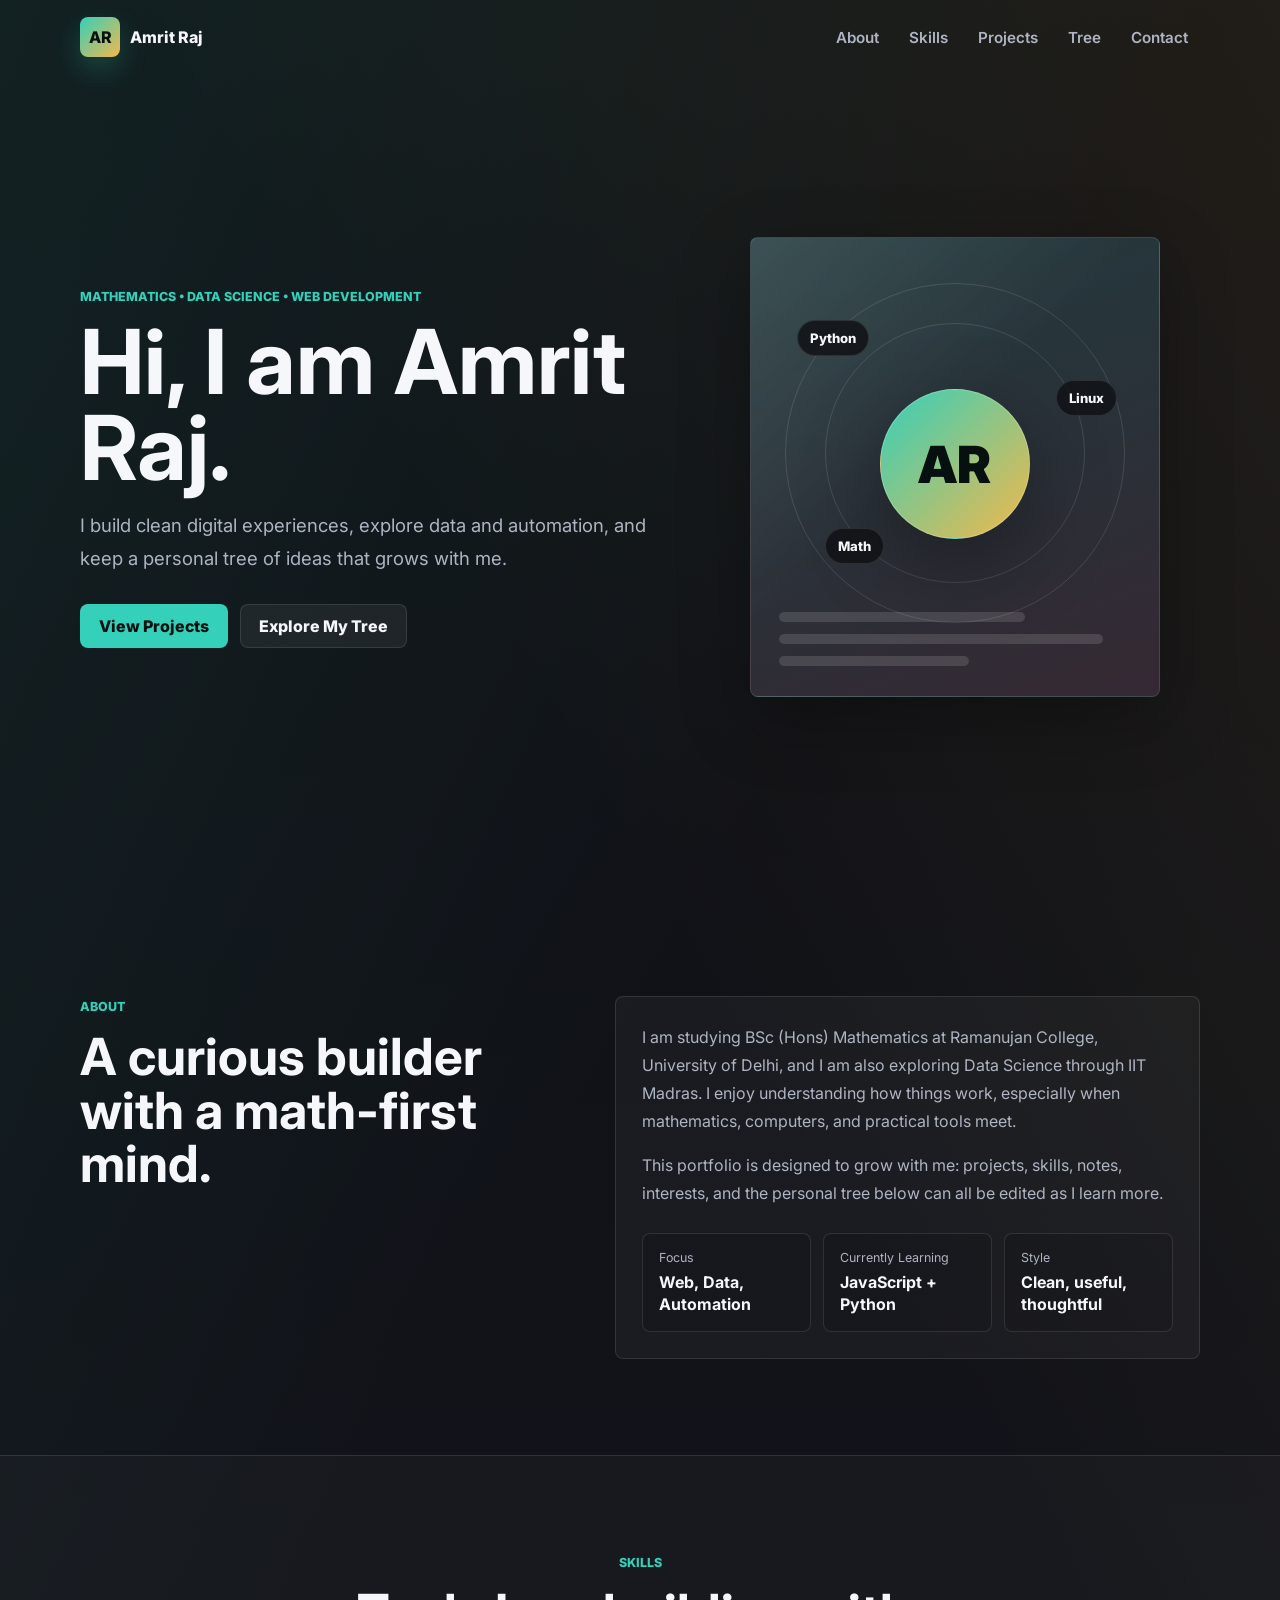
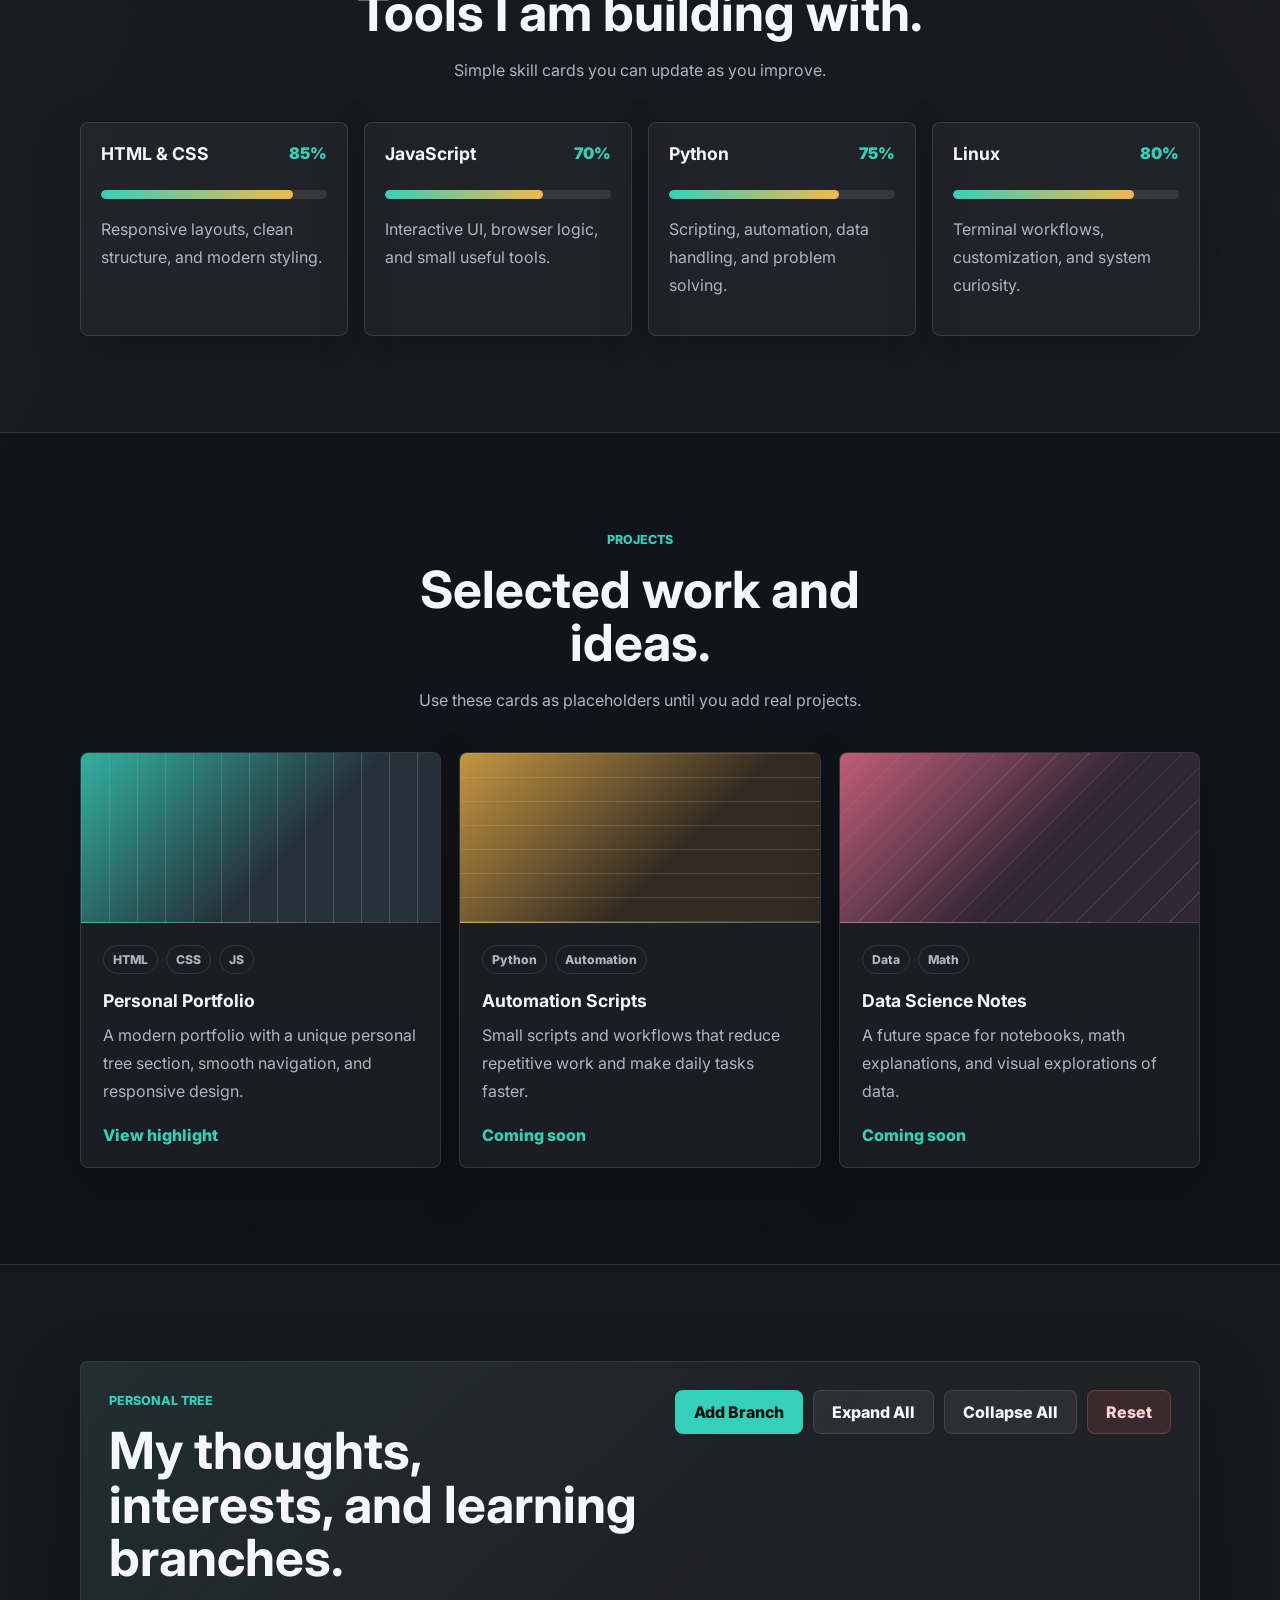
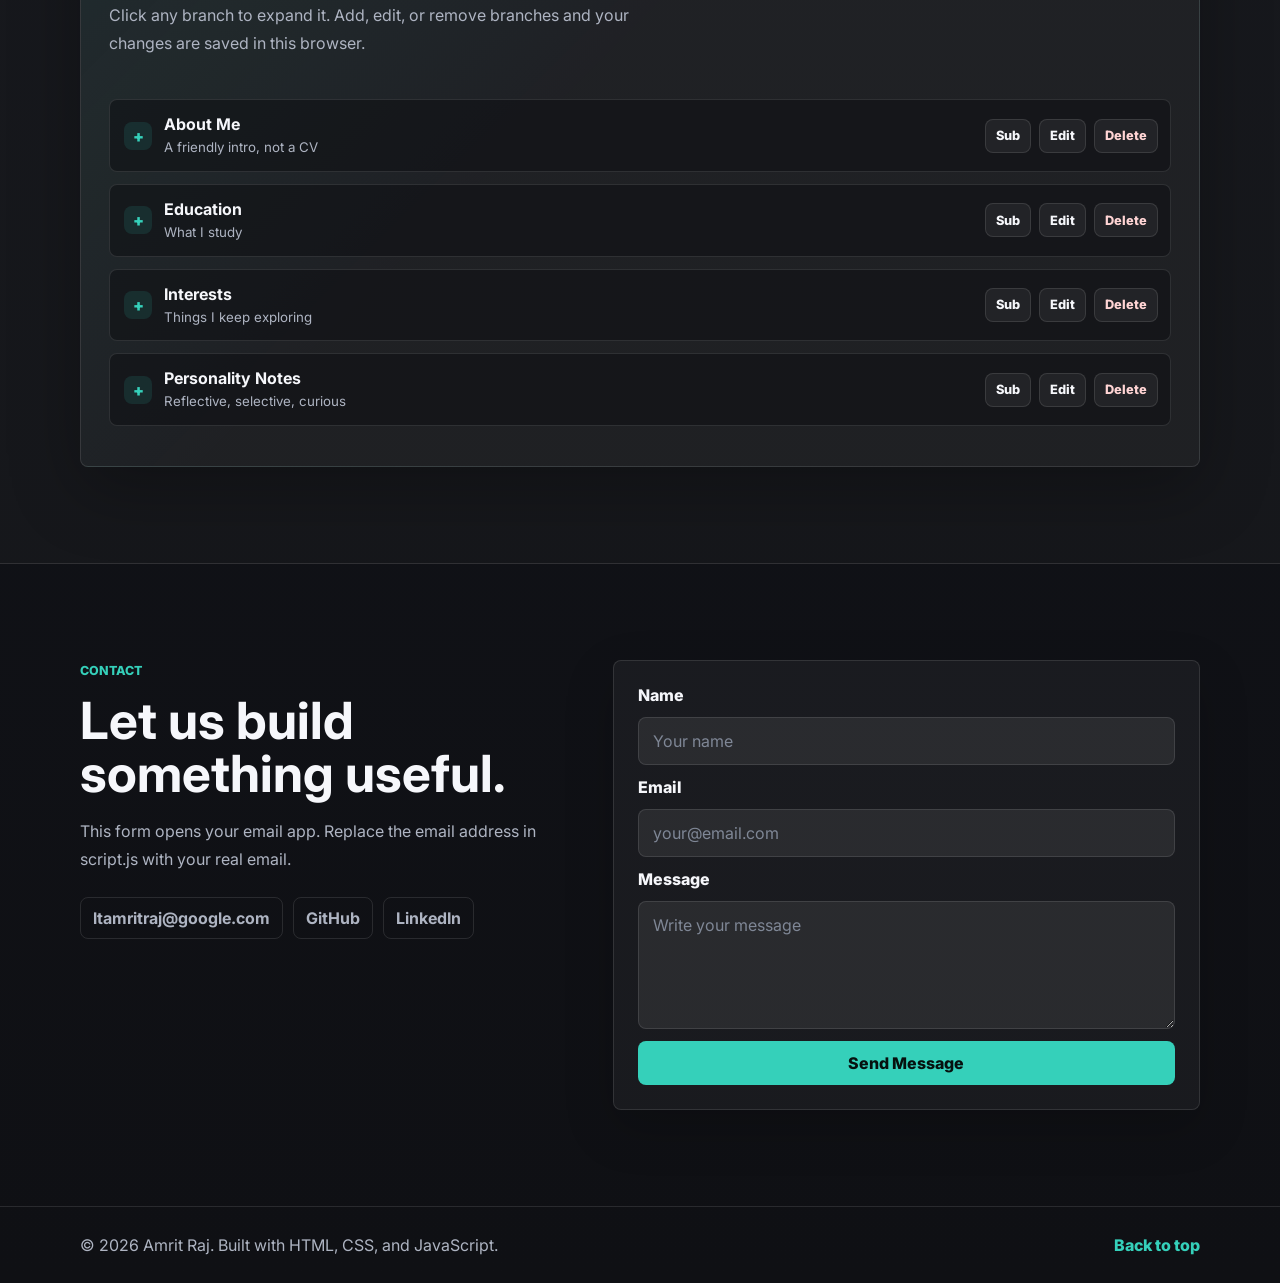
<file: index.html>
<!doctype html>
<html lang="en">
<head>
  <!-- Basic browser setup -->
  <meta charset="utf-8" />
  <meta name="viewport" content="width=device-width, initial-scale=1" />

  <!--
    EDIT THIS TITLE:
    This is what appears in the browser tab and Google search previews.
  -->
  <title>Amrit Raj | Developer Portfolio</title>

  <!-- Google Font: change the family here if you want a different look. -->
  <link rel="preconnect" href="https://fonts.googleapis.com" />
  <link rel="preconnect" href="https://fonts.gstatic.com" crossorigin />
  <link href="https://fonts.googleapis.com/css2?family=Inter:wght@400;500;600;700;800&display=swap" rel="stylesheet" />

  <!-- Main stylesheet for the full website. -->
  <link rel="stylesheet" href="styles.css" />
</head>
<body>
  <!-- This link appears when keyboard users press Tab. -->
  <a class="skip-link" href="#main">Skip to content</a>

  <!--
    Fixed navbar:
    EDIT THE LINKS if you add/remove sections below.
  -->
  <header class="site-header" id="siteHeader">
    <nav class="navbar container" aria-label="Primary navigation">
      <!-- EDIT THIS TEXT TO CHANGE YOUR LOGO/INITIALS -->
      <a class="brand" href="#hero" aria-label="Go to home">
        <span class="brand-mark">AR</span>
        <span class="brand-name">Amrit Raj</span>
      </a>

      <!-- Hamburger button for mobile screens. JavaScript opens/closes the menu. -->
      <button class="menu-toggle" id="menuToggle" type="button" aria-label="Open menu" aria-expanded="false">
        <span></span>
        <span></span>
        <span></span>
      </button>

      <div class="nav-links" id="navLinks">
        <a href="#about">About</a>
        <a href="#skills">Skills</a>
        <a href="#projects">Projects</a>
        <a href="#tree">Tree</a>
        <a href="#contact">Contact</a>
      </div>
    </nav>
  </header>

  <main id="main">
    <!--
      HERO SECTION:
      EDIT THIS SECTION to change your headline, tagline, and buttons.
    -->
    <section class="hero section" id="hero">
      <div class="container hero-grid">
        <div class="hero-copy reveal">
          <p class="eyebrow">Mathematics &bull; Data Science &bull; Web Development</p>

          <!-- EDIT THIS TEXT TO CHANGE YOUR NAME -->
          <h1>Hi, I am Amrit Raj.</h1>

          <!-- EDIT THIS TAGLINE to match your current goals. -->
          <p class="hero-text">
            I build clean digital experiences, explore data and automation, and keep a personal tree of ideas that grows with me.
          </p>

          <div class="hero-actions">
            <a class="btn btn-primary" href="#projects">View Projects</a>
            <a class="btn btn-secondary" href="#tree">Explore My Tree</a>
          </div>
        </div>

        <!-- Visual hero block: replace the initials/photo area later if you have a real profile image. -->
        <div class="hero-visual reveal" aria-label="Portfolio visual">
          <div class="profile-card">
            <!-- EDIT THIS TEXT TO CHANGE INITIALS -->
            <div class="profile-avatar">AR</div>
            <div class="profile-lines">
              <span></span>
              <span></span>
              <span></span>
            </div>
            <div class="orbit orbit-one"></div>
            <div class="orbit orbit-two"></div>
            <div class="tech-pill pill-one">Python</div>
            <div class="tech-pill pill-two">Linux</div>
            <div class="tech-pill pill-three">Math</div>
          </div>
        </div>
      </div>
    </section>

    <!--
      ABOUT SECTION:
      EDIT THIS TEXT to make the introduction more personal.
    -->
    <section class="section" id="about">
      <div class="container split-section">
        <div class="section-heading reveal">
          <p class="eyebrow">About</p>
          <h2>A curious builder with a math-first mind.</h2>
        </div>

        <div class="about-content reveal">
          <p>
            I am studying BSc (Hons) Mathematics at Ramanujan College, University of Delhi, and I am also exploring Data Science through IIT Madras. I enjoy understanding how things work, especially when mathematics, computers, and practical tools meet.
          </p>
          <p>
            This portfolio is designed to grow with me: projects, skills, notes, interests, and the personal tree below can all be edited as I learn more.
          </p>

          <!-- EDIT THESE QUICK FACTS -->
          <div class="quick-facts">
            <div>
              <span>Focus</span>
              <strong>Web, Data, Automation</strong>
            </div>
            <div>
              <span>Currently Learning</span>
              <strong>JavaScript + Python</strong>
            </div>
            <div>
              <span>Style</span>
              <strong>Clean, useful, thoughtful</strong>
            </div>
          </div>
        </div>
      </div>
    </section>

    <!--
      SKILLS SECTION:
      EDIT percentages and labels in these skill cards.
    -->
    <section class="section alt-section" id="skills">
      <div class="container">
        <div class="section-heading centered reveal">
          <p class="eyebrow">Skills</p>
          <h2>Tools I am building with.</h2>
          <p>Simple skill cards you can update as you improve.</p>
        </div>

        <div class="skills-grid">
          <!-- EDIT THIS SKILL CARD -->
          <article class="skill-card reveal">
            <div class="skill-top">
              <h3>HTML & CSS</h3>
              <span>85%</span>
            </div>
            <div class="progress" aria-label="HTML and CSS skill level">
              <span style="width: 85%"></span>
            </div>
            <p>Responsive layouts, clean structure, and modern styling.</p>
          </article>

          <!-- EDIT THIS SKILL CARD -->
          <article class="skill-card reveal">
            <div class="skill-top">
              <h3>JavaScript</h3>
              <span>70%</span>
            </div>
            <div class="progress" aria-label="JavaScript skill level">
              <span style="width: 70%"></span>
            </div>
            <p>Interactive UI, browser logic, and small useful tools.</p>
          </article>

          <!-- EDIT THIS SKILL CARD -->
          <article class="skill-card reveal">
            <div class="skill-top">
              <h3>Python</h3>
              <span>75%</span>
            </div>
            <div class="progress" aria-label="Python skill level">
              <span style="width: 75%"></span>
            </div>
            <p>Scripting, automation, data handling, and problem solving.</p>
          </article>

          <!-- EDIT THIS SKILL CARD -->
          <article class="skill-card reveal">
            <div class="skill-top">
              <h3>Linux</h3>
              <span>80%</span>
            </div>
            <div class="progress" aria-label="Linux skill level">
              <span style="width: 80%"></span>
            </div>
            <p>Terminal workflows, customization, and system curiosity.</p>
          </article>
        </div>
      </div>
    </section>

    <!--
      PROJECTS SECTION:
      Copy one project card and paste it again to add more projects later.
    -->
    <section class="section" id="projects">
      <div class="container">
        <div class="section-heading centered reveal">
          <p class="eyebrow">Projects</p>
          <h2>Selected work and ideas.</h2>
          <p>Use these cards as placeholders until you add real projects.</p>
        </div>

        <div class="projects-grid">
          <!-- ADD YOUR PROJECT HERE -->
          <article class="project-card reveal">
            <div class="project-media media-one"></div>
            <div class="project-body">
              <div class="project-tags">
                <span>HTML</span>
                <span>CSS</span>
                <span>JS</span>
              </div>
              <h3>Personal Portfolio</h3>
              <p>A modern portfolio with a unique personal tree section, smooth navigation, and responsive design.</p>
              <!-- EDIT THIS LINK when you have a live project URL. -->
              <a href="#tree">View highlight</a>
            </div>
          </article>

          <!-- ADD YOUR PROJECT HERE -->
          <article class="project-card reveal">
            <div class="project-media media-two"></div>
            <div class="project-body">
              <div class="project-tags">
                <span>Python</span>
                <span>Automation</span>
              </div>
              <h3>Automation Scripts</h3>
              <p>Small scripts and workflows that reduce repetitive work and make daily tasks faster.</p>
              <!-- Replace # with your GitHub/project link. -->
              <a href="#contact">Coming soon</a>
            </div>
          </article>

          <!-- ADD YOUR PROJECT HERE -->
          <article class="project-card reveal">
            <div class="project-media media-three"></div>
            <div class="project-body">
              <div class="project-tags">
                <span>Data</span>
                <span>Math</span>
              </div>
              <h3>Data Science Notes</h3>
              <p>A future space for notebooks, math explanations, and visual explorations of data.</p>
              <!-- Replace # with your GitHub/project link. -->
              <a href="#contact">Coming soon</a>
            </div>
          </article>
        </div>
      </div>
    </section>

    <!--
      PERSONAL TREE SECTION:
      This keeps your original idea and makes it the unique highlight of the portfolio.
      The tree content is created in script.js so it can be edited, added, deleted, and saved.
    -->
    <section class="section alt-section" id="tree">
      <div class="container">
        <div class="tree-shell reveal">
          <div class="tree-header">
            <div>
              <p class="eyebrow">Personal Tree</p>
              <h2>My thoughts, interests, and learning branches.</h2>
              <p>
                Click any branch to expand it. Add, edit, or remove branches and your changes are saved in this browser.
              </p>
            </div>

            <!-- Tree controls are connected in script.js. -->
            <div class="tree-controls" aria-label="Tree controls">
              <button class="btn btn-primary" id="addRoot" type="button">Add Branch</button>
              <button class="btn btn-secondary" id="expandAll" type="button">Expand All</button>
              <button class="btn btn-secondary" id="collapseAll" type="button">Collapse All</button>
              <button class="btn btn-danger" id="resetBtn" type="button">Reset</button>
            </div>
          </div>

          <!-- JavaScript renders the tree branches inside this list. -->
          <ul class="tree-list" id="treeRoot" aria-label="Personal tree"></ul>
        </div>
      </div>
    </section>

    <!--
      CONTACT SECTION:
      EDIT email, GitHub, LinkedIn, and social links here.
    -->
    <section class="section" id="contact">
      <div class="container contact-grid">
        <div class="section-heading reveal">
          <p class="eyebrow">Contact</p>
          <h2>Let us build something useful.</h2>
          <p>
            This form opens your email app. Replace the email address in script.js with your real email.
          </p>

          <div class="contact-links">
            <!-- EDIT THESE LINKS -->
            <a href="mailto:ltamritraj@google.com">ltamritraj@google.com</a>
            <a href="https://github.com/ltraj/amritraj-website.git" target="_blank" rel="noreferrer">GitHub</a>
            <a href="https://www.linkedin.com/" target="_blank" rel="noreferrer">LinkedIn</a>
          </div>
        </div>

        <!-- Simple form: JavaScript turns this into a mailto email. -->
        <form class="contact-form reveal" id="contactForm">
          <label for="name">Name</label>
          <input id="name" name="name" type="text" placeholder="Your name" required />

          <label for="email">Email</label>
          <input id="email" name="email" type="email" placeholder="your@email.com" required />

          <label for="message">Message</label>
          <textarea id="message" name="message" rows="5" placeholder="Write your message" required></textarea>

          <button class="btn btn-primary" type="submit">Send Message</button>
        </form>
      </div>
    </section>
  </main>

  <!--
    FOOTER:
    EDIT the name/year if needed.
  -->
  <footer class="footer">
    <div class="container footer-inner">
      <p>&copy; 2026 Amrit Raj. Built with HTML, CSS, and JavaScript.</p>
      <a href="#hero">Back to top</a>
    </div>
  </footer>

  <!--
    Tree node template:
    JavaScript clones this hidden structure for every branch.
    You usually do not need to edit this unless you want different buttons/layout.
  -->
  <template id="nodeTpl">
    <li class="tree-node">
      <div class="node-card">
        <button class="node-toggle" data-action="toggle" type="button" aria-expanded="false">
          <span class="toggle-icon">+</span>
          <span class="node-text">
            <strong data-role="title">Branch title</strong>
            <small data-role="short"></small>
          </span>
        </button>

        <div class="node-actions">
          <button class="mini-btn" data-action="add" type="button">Sub</button>
          <button class="mini-btn" data-action="edit" type="button">Edit</button>
          <button class="mini-btn danger" data-action="delete" type="button">Delete</button>
        </div>
      </div>

      <div class="node-panel">
        <div class="node-panel-inner">
          <div class="node-content" data-role="content"></div>
          <ul class="children-list" data-role="children"></ul>
        </div>
      </div>
    </li>
  </template>

  <!-- Main JavaScript for navigation, animation, contact form, and tree logic. -->
  <script src="script.js"></script>
</body>
</html>
</file>
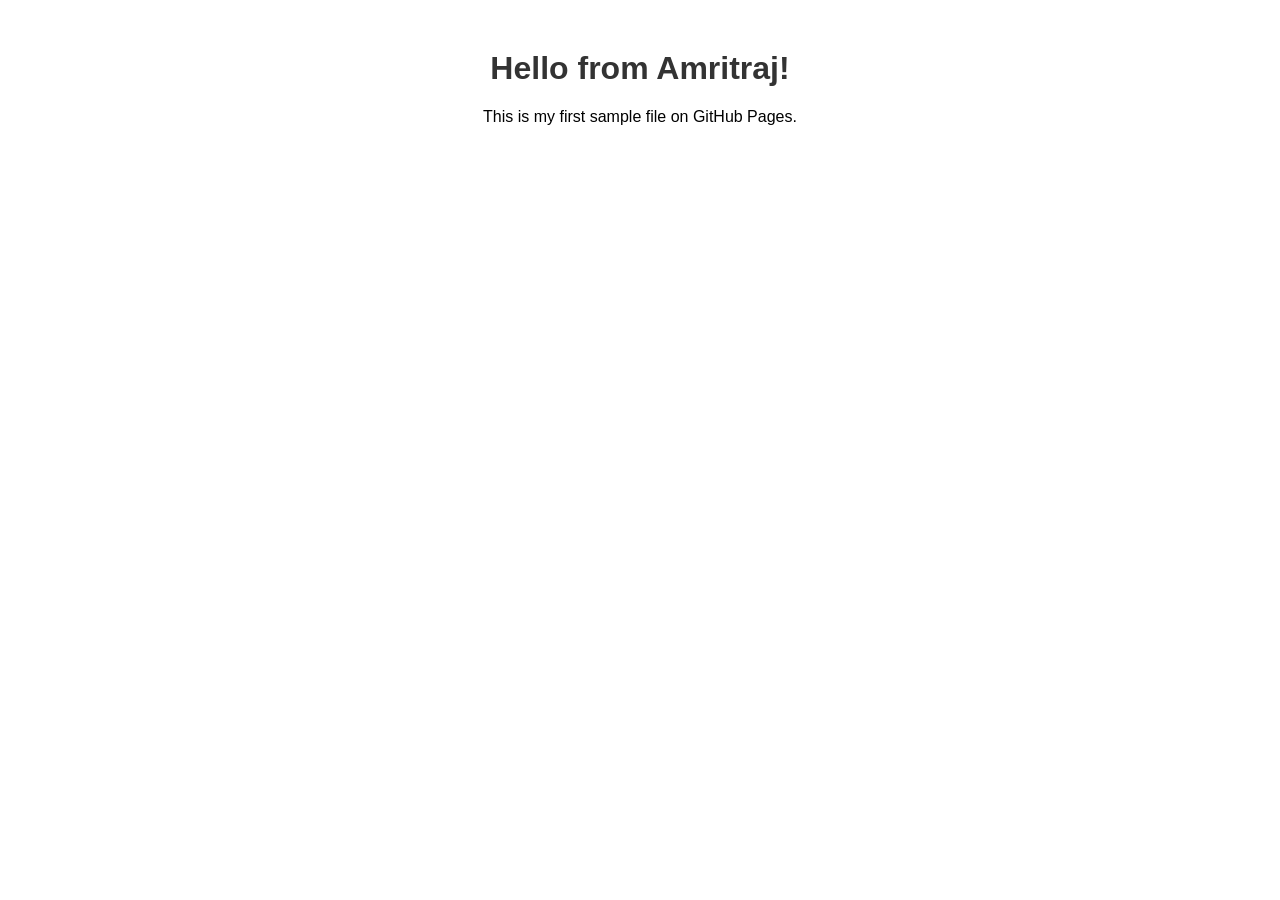
<file: sample.html>
<!DOCTYPE html>
<html lang="en">
<head>
  <meta charset="UTF-8">
  <title>Sample Page</title>
  <style>
    body { font-family: Arial; text-align: center; margin-top: 50px; }
    h1 { color: #333; }
  </style>
</head>
<body>
  <h1>Hello from Amritraj!</h1>
  <p>This is my first sample file on GitHub Pages.</p>
</body>
</html>
</file>
<file: styles.css>
/* =========================================================
   GLOBAL DESIGN SETTINGS
   Edit these colors once to change the whole website theme.
   ========================================================= */
:root {
  --bg: #0f1014;
  --bg-soft: #17181f;
  --surface: #1d2028;
  --surface-light: #252a34;
  --text: #f6f7fb;
  --muted: #aeb4c2;
  --line: rgba(255, 255, 255, 0.11);
  --accent: #35d0ba;
  --accent-strong: #20b7a1;
  --gold: #f2b84b;
  --rose: #ef6f8f;
  --danger: #ff6b6b;
  --shadow: 0 22px 70px rgba(0, 0, 0, 0.28);
  --radius: 8px;
  --container: 1120px;
}

/* Makes scrolling feel smooth when clicking navbar links. */
html {
  scroll-behavior: smooth;
  overflow-x: hidden;
}

/* Basic body styling. */
body {
  margin: 0;
  font-family: "Inter", system-ui, -apple-system, BlinkMacSystemFont, "Segoe UI", sans-serif;
  background:
    linear-gradient(120deg, rgba(53, 208, 186, 0.09), transparent 32%),
    linear-gradient(240deg, rgba(242, 184, 75, 0.08), transparent 30%),
    linear-gradient(180deg, #0f1014 0%, #12141b 45%, #0f1014 100%);
  color: var(--text);
  overflow-x: hidden;
}

/* Keeps width consistent across sections. */
.container {
  width: min(var(--container), calc(100% - 40px));
  margin: 0 auto;
}

main,
section {
  max-width: 100%;
  overflow-x: hidden;
}

/* Better default sizing for every element. */
* {
  box-sizing: border-box;
}

/* Removes default link color and keeps transitions consistent. */
a {
  color: inherit;
  text-decoration: none;
}

/* Keeps images/media responsive if you add any later. */
img,
svg {
  display: block;
  max-width: 100%;
}

/* Accessible keyboard focus style. */
:focus-visible {
  outline: 3px solid rgba(53, 208, 186, 0.55);
  outline-offset: 3px;
}

/* Screen-reader and keyboard shortcut to jump past the navbar. */
.skip-link {
  position: fixed;
  left: 16px;
  top: -60px;
  z-index: 1000;
  padding: 10px 14px;
  background: var(--accent);
  color: #07110f;
  border-radius: var(--radius);
  font-weight: 700;
  transition: top 0.2s ease;
}

.skip-link:focus {
  top: 16px;
}

/* =========================================================
   NAVBAR
   ========================================================= */
.site-header {
  position: fixed;
  top: 0;
  left: 0;
  right: 0;
  z-index: 100;
  border-bottom: 1px solid transparent;
  transition: background 0.25s ease, border-color 0.25s ease, box-shadow 0.25s ease;
}

/* JavaScript adds this class after the page scrolls. */
.site-header.scrolled {
  background: rgba(15, 16, 20, 0.86);
  border-color: var(--line);
  box-shadow: 0 12px 36px rgba(0, 0, 0, 0.22);
  backdrop-filter: blur(16px);
}

.navbar {
  min-height: 74px;
  display: flex;
  align-items: center;
  justify-content: space-between;
  gap: 20px;
}

.brand {
  display: inline-flex;
  align-items: center;
  gap: 10px;
  font-weight: 800;
}

.brand-mark {
  width: 40px;
  height: 40px;
  display: grid;
  place-items: center;
  border-radius: var(--radius);
  background: linear-gradient(135deg, var(--accent), var(--gold));
  color: #08110f;
  box-shadow: 0 12px 28px rgba(53, 208, 186, 0.22);
}

.brand-name {
  letter-spacing: 0;
}

.nav-links {
  display: flex;
  align-items: center;
  gap: 6px;
}

.nav-links a {
  padding: 10px 12px;
  border-radius: var(--radius);
  color: var(--muted);
  font-size: 0.95rem;
  font-weight: 600;
  transition: color 0.2s ease, background 0.2s ease;
}

.nav-links a:hover,
.nav-links a.active {
  color: var(--text);
  background: rgba(255, 255, 255, 0.07);
}

/* Hamburger icon. Hidden on desktop, shown on mobile. */
.menu-toggle {
  display: none;
  width: 44px;
  height: 44px;
  border: 1px solid var(--line);
  border-radius: var(--radius);
  background: rgba(255, 255, 255, 0.06);
  cursor: pointer;
}

.menu-toggle span {
  display: block;
  width: 18px;
  height: 2px;
  margin: 4px auto;
  background: var(--text);
  border-radius: 999px;
  transition: transform 0.2s ease, opacity 0.2s ease;
}

/* Turns the hamburger into an X when menu is open. */
.menu-toggle.is-open span:nth-child(1) {
  transform: translateY(6px) rotate(45deg);
}

.menu-toggle.is-open span:nth-child(2) {
  opacity: 0;
}

.menu-toggle.is-open span:nth-child(3) {
  transform: translateY(-6px) rotate(-45deg);
}

/* =========================================================
   SHARED SECTION STYLES
   ========================================================= */
.section {
  padding: 96px 0;
  scroll-margin-top: 90px;
}

.alt-section {
  background: rgba(255, 255, 255, 0.025);
  border-top: 1px solid var(--line);
  border-bottom: 1px solid var(--line);
}

.section-heading {
  max-width: 590px;
}

.section-heading.centered {
  text-align: center;
  margin: 0 auto 38px;
}

.eyebrow {
  margin: 0 0 12px;
  color: var(--accent);
  font-weight: 800;
  font-size: 0.78rem;
  text-transform: uppercase;
}

h1,
h2,
h3,
p {
  margin-top: 0;
}

h1 {
  margin-bottom: 18px;
  font-size: clamp(2.7rem, 7vw, 5.8rem);
  line-height: 0.96;
  letter-spacing: 0;
}

h2 {
  margin-bottom: 16px;
  font-size: clamp(2rem, 4vw, 3.3rem);
  line-height: 1.05;
  letter-spacing: 0;
}

h3 {
  margin-bottom: 10px;
  font-size: 1.1rem;
}

p {
  color: var(--muted);
  line-height: 1.75;
}

.btn {
  display: inline-flex;
  align-items: center;
  justify-content: center;
  min-height: 44px;
  padding: 0 18px;
  border: 1px solid transparent;
  border-radius: var(--radius);
  font: inherit;
  font-weight: 800;
  cursor: pointer;
  transition: transform 0.2s ease, border-color 0.2s ease, background 0.2s ease, color 0.2s ease;
}

.btn:hover {
  transform: translateY(-2px);
}

.btn-primary {
  background: var(--accent);
  color: #06110f;
}

.btn-primary:hover {
  background: #59e4d0;
}

.btn-secondary {
  background: rgba(255, 255, 255, 0.06);
  border-color: var(--line);
  color: var(--text);
}

.btn-secondary:hover {
  border-color: rgba(53, 208, 186, 0.45);
}

.btn-danger {
  background: rgba(255, 107, 107, 0.12);
  border-color: rgba(255, 107, 107, 0.25);
  color: #ffd4d4;
}

/* Scroll reveal animation. JavaScript adds .is-visible. */
.reveal {
  opacity: 0;
  transform: translateY(22px);
  transition: opacity 0.7s ease, transform 0.7s ease;
}

.reveal.is-visible {
  opacity: 1;
  transform: translateY(0);
}

/* =========================================================
   HERO
   ========================================================= */
.hero {
  min-height: 100vh;
  display: flex;
  align-items: center;
  padding-top: 130px;
}

.hero-grid {
  display: grid;
  grid-template-columns: minmax(0, 1.08fr) minmax(320px, 0.92fr);
  align-items: center;
  gap: 54px;
}

.hero-text {
  max-width: 640px;
  font-size: 1.16rem;
}

/* Prevents long content or the visual panel from creating horizontal scroll. */
.hero-copy,
.hero-visual {
  min-width: 0;
}

.hero-actions {
  display: flex;
  flex-wrap: wrap;
  gap: 12px;
  margin-top: 30px;
}

/* Main visual card in the first screen. */
.hero-visual {
  width: 100%;
  display: flex;
  justify-content: center;
}

.profile-card {
  position: relative;
  width: 100%;
  max-width: 410px;
  min-height: 460px;
  overflow: hidden;
  border: 1px solid var(--line);
  border-radius: var(--radius);
  background:
    linear-gradient(135deg, rgba(255, 255, 255, 0.12), transparent 45%),
    linear-gradient(160deg, rgba(53, 208, 186, 0.15), rgba(239, 111, 143, 0.11)),
    var(--surface);
  box-shadow: var(--shadow);
}

.profile-avatar {
  position: absolute;
  left: 50%;
  top: 50%;
  width: 150px;
  height: 150px;
  display: grid;
  place-items: center;
  border: 1px solid rgba(255, 255, 255, 0.22);
  border-radius: 50%;
  background: linear-gradient(135deg, var(--accent), var(--gold));
  color: #06110f;
  font-size: 3.2rem;
  font-weight: 900;
  transform: translate(-50%, -52%);
  box-shadow: 0 28px 80px rgba(0, 0, 0, 0.34);
  z-index: 2;
}

.profile-lines {
  position: absolute;
  left: 28px;
  right: 28px;
  bottom: 30px;
  display: grid;
  gap: 12px;
}

.profile-lines span {
  height: 10px;
  border-radius: 999px;
  background: rgba(255, 255, 255, 0.13);
}

.profile-lines span:nth-child(1) {
  width: 70%;
}

.profile-lines span:nth-child(2) {
  width: 92%;
}

.profile-lines span:nth-child(3) {
  width: 54%;
}

/* Animated rings around the profile initials. */
.orbit {
  position: absolute;
  left: 50%;
  top: 47%;
  border: 1px solid rgba(255, 255, 255, 0.12);
  border-radius: 50%;
  transform: translate(-50%, -50%);
  animation: spin 18s linear infinite;
}

.orbit-one {
  width: 260px;
  height: 260px;
}

.orbit-two {
  width: 340px;
  height: 340px;
  animation-duration: 28s;
  animation-direction: reverse;
}

.tech-pill {
  position: absolute;
  z-index: 3;
  padding: 9px 12px;
  border: 1px solid var(--line);
  border-radius: 999px;
  background: rgba(15, 16, 20, 0.82);
  color: var(--text);
  font-weight: 800;
  font-size: 0.82rem;
}

.pill-one {
  top: 82px;
  left: 46px;
}

.pill-two {
  right: 42px;
  top: 142px;
}

.pill-three {
  left: 74px;
  bottom: 132px;
}

@keyframes spin {
  to {
    transform: translate(-50%, -50%) rotate(360deg);
  }
}

/* =========================================================
   ABOUT
   ========================================================= */
.split-section {
  display: grid;
  grid-template-columns: minmax(0, 0.9fr) minmax(0, 1.1fr);
  gap: 56px;
  align-items: start;
}

.about-content {
  padding: 26px;
  border: 1px solid var(--line);
  border-radius: var(--radius);
  background: rgba(255, 255, 255, 0.04);
}

.quick-facts {
  display: grid;
  grid-template-columns: repeat(3, minmax(0, 1fr));
  gap: 12px;
  margin-top: 26px;
}

.quick-facts div {
  padding: 16px;
  border: 1px solid var(--line);
  border-radius: var(--radius);
  background: rgba(0, 0, 0, 0.12);
}

.quick-facts span {
  display: block;
  margin-bottom: 7px;
  color: var(--muted);
  font-size: 0.78rem;
}

.quick-facts strong {
  display: block;
  line-height: 1.35;
}

/* =========================================================
   SKILLS
   ========================================================= */
.skills-grid {
  display: grid;
  grid-template-columns: repeat(4, minmax(0, 1fr));
  gap: 16px;
}

.skill-card,
.project-card,
.contact-form {
  border: 1px solid var(--line);
  border-radius: var(--radius);
  background: rgba(255, 255, 255, 0.045);
  box-shadow: 0 18px 50px rgba(0, 0, 0, 0.18);
}

.skill-card {
  padding: 20px;
}

.skill-top {
  display: flex;
  justify-content: space-between;
  gap: 16px;
}

.skill-top span {
  color: var(--accent);
  font-weight: 900;
}

.progress {
  height: 9px;
  overflow: hidden;
  margin: 16px 0;
  border-radius: 999px;
  background: rgba(255, 255, 255, 0.1);
}

.progress span {
  display: block;
  height: 100%;
  border-radius: inherit;
  background: linear-gradient(90deg, var(--accent), var(--gold));
}

/* =========================================================
   PROJECTS
   ========================================================= */
.projects-grid {
  display: grid;
  grid-template-columns: repeat(3, minmax(0, 1fr));
  gap: 18px;
}

.project-card {
  overflow: hidden;
  transition: transform 0.2s ease, border-color 0.2s ease;
}

.project-card:hover {
  transform: translateY(-6px);
  border-color: rgba(53, 208, 186, 0.4);
}

/* Visual blocks for project cards. Replace with real images later if you want. */
.project-media {
  min-height: 170px;
  border-bottom: 1px solid var(--line);
}

.media-one {
  background:
    linear-gradient(135deg, rgba(53, 208, 186, 0.8), transparent 58%),
    repeating-linear-gradient(90deg, rgba(255, 255, 255, 0.16) 0 1px, transparent 1px 28px),
    #26313a;
}

.media-two {
  background:
    linear-gradient(135deg, rgba(242, 184, 75, 0.76), transparent 60%),
    repeating-linear-gradient(0deg, rgba(255, 255, 255, 0.14) 0 1px, transparent 1px 24px),
    #332b22;
}

.media-three {
  background:
    linear-gradient(135deg, rgba(239, 111, 143, 0.75), transparent 58%),
    repeating-linear-gradient(135deg, rgba(255, 255, 255, 0.12) 0 1px, transparent 1px 22px),
    #302634;
}

.project-body {
  padding: 22px;
}

.project-tags {
  display: flex;
  flex-wrap: wrap;
  gap: 8px;
  margin-bottom: 16px;
}

.project-tags span {
  padding: 6px 9px;
  border: 1px solid var(--line);
  border-radius: 999px;
  color: var(--muted);
  font-size: 0.76rem;
  font-weight: 800;
}

.project-body a {
  display: inline-flex;
  margin-top: 4px;
  color: var(--accent);
  font-weight: 800;
}

/* =========================================================
   PERSONAL TREE
   ========================================================= */
.tree-shell {
  padding: 28px;
  border: 1px solid var(--line);
  border-radius: var(--radius);
  background:
    linear-gradient(135deg, rgba(53, 208, 186, 0.08), transparent 46%),
    rgba(255, 255, 255, 0.04);
  box-shadow: var(--shadow);
}

.tree-header {
  display: grid;
  grid-template-columns: minmax(0, 1fr) auto;
  gap: 24px;
  align-items: start;
  margin-bottom: 26px;
}

.tree-controls {
  display: flex;
  flex-wrap: wrap;
  justify-content: flex-end;
  gap: 10px;
}

.tree-list,
.children-list {
  margin: 0;
  padding: 0;
  list-style: none;
}

.children-list {
  position: relative;
  margin-left: 22px;
  padding-left: 22px;
}

/* Branch connector line. */
.children-list::before {
  content: "";
  position: absolute;
  left: 4px;
  top: 0;
  bottom: 16px;
  width: 1px;
  background: linear-gradient(var(--accent), rgba(255, 255, 255, 0.07));
}

.tree-node {
  margin-bottom: 12px;
}

.node-card {
  display: grid;
  grid-template-columns: minmax(0, 1fr) auto;
  gap: 12px;
  align-items: center;
  border: 1px solid var(--line);
  border-radius: var(--radius);
  background: rgba(15, 16, 20, 0.58);
  transition: border-color 0.2s ease, transform 0.2s ease, background 0.2s ease;
}

.node-card:hover {
  border-color: rgba(53, 208, 186, 0.38);
  background: rgba(255, 255, 255, 0.06);
  transform: translateX(3px);
}

.node-toggle {
  width: 100%;
  display: flex;
  align-items: center;
  gap: 12px;
  padding: 14px;
  border: 0;
  background: transparent;
  color: var(--text);
  font: inherit;
  text-align: left;
  cursor: pointer;
}

.toggle-icon {
  flex: 0 0 28px;
  width: 28px;
  height: 28px;
  display: grid;
  place-items: center;
  border-radius: var(--radius);
  background: rgba(53, 208, 186, 0.12);
  color: var(--accent);
  font-weight: 900;
  transition: transform 0.2s ease, background 0.2s ease;
}

.tree-node.is-open > .node-card .toggle-icon {
  background: var(--accent);
  color: #06110f;
  transform: rotate(45deg);
}

.node-text {
  min-width: 0;
}

.node-text strong,
.node-text small {
  display: block;
}

.node-text strong {
  overflow-wrap: anywhere;
}

.node-text small {
  margin-top: 4px;
  color: var(--muted);
  line-height: 1.4;
}

.node-actions {
  display: flex;
  align-items: center;
  gap: 8px;
  padding-right: 12px;
}

.mini-btn {
  min-height: 34px;
  padding: 0 10px;
  border: 1px solid var(--line);
  border-radius: var(--radius);
  background: rgba(255, 255, 255, 0.06);
  color: var(--text);
  font: inherit;
  font-size: 0.8rem;
  font-weight: 800;
  cursor: pointer;
  transition: background 0.2s ease, border-color 0.2s ease;
}

.mini-btn:hover {
  border-color: rgba(53, 208, 186, 0.45);
}

.mini-btn.danger {
  color: #ffd4d4;
}

/* Smooth expand/collapse without calculating heights in JavaScript. */
.node-panel {
  display: grid;
  grid-template-rows: 0fr;
  transition: grid-template-rows 0.32s ease;
}

.tree-node.is-open > .node-panel {
  grid-template-rows: 1fr;
}

.node-panel-inner {
  overflow: hidden;
}

.node-content {
  margin: 10px 0 12px 40px;
  padding: 16px;
  border: 1px solid var(--line);
  border-radius: var(--radius);
  background: rgba(255, 255, 255, 0.04);
  color: var(--muted);
  line-height: 1.75;
}

.node-content strong {
  color: var(--text);
}

/* =========================================================
   CONTACT
   ========================================================= */
.contact-grid {
  display: grid;
  grid-template-columns: minmax(0, 0.9fr) minmax(320px, 1.1fr);
  gap: 52px;
  align-items: start;
}

.contact-links {
  display: flex;
  flex-wrap: wrap;
  gap: 10px;
  margin-top: 24px;
}

.contact-links a {
  padding: 10px 12px;
  border: 1px solid var(--line);
  border-radius: var(--radius);
  color: var(--muted);
  font-weight: 700;
  transition: color 0.2s ease, border-color 0.2s ease;
}

.contact-links a:hover {
  color: var(--text);
  border-color: rgba(53, 208, 186, 0.45);
}

.contact-form {
  display: grid;
  gap: 12px;
  padding: 24px;
}

.contact-form label {
  color: var(--text);
  font-weight: 800;
}

.contact-form input,
.contact-form textarea {
  width: 100%;
  border: 1px solid var(--line);
  border-radius: var(--radius);
  background: rgba(255, 255, 255, 0.07);
  color: var(--text);
  font: inherit;
  padding: 13px 14px;
  resize: vertical;
}

.contact-form input::placeholder,
.contact-form textarea::placeholder {
  color: #7f8796;
}

/* =========================================================
   FOOTER
   ========================================================= */
.footer {
  border-top: 1px solid var(--line);
  padding: 24px 0;
}

.footer-inner {
  display: flex;
  align-items: center;
  justify-content: space-between;
  gap: 20px;
}

.footer p {
  margin: 0;
}

.footer a {
  color: var(--accent);
  font-weight: 800;
}

/* =========================================================
   RESPONSIVE DESIGN
   ========================================================= */
@media (max-width: 960px) {
  .hero-grid,
  .split-section,
  .contact-grid,
  .tree-header {
    grid-template-columns: 1fr;
  }

  .hero {
    min-height: auto;
  }

  .tree-controls {
    justify-content: flex-start;
  }

  .skills-grid,
  .projects-grid {
    grid-template-columns: repeat(2, minmax(0, 1fr));
  }
}

@media (max-width: 720px) {
  .container {
    width: calc(100% - 28px);
  }

  .section {
    padding: 74px 0;
  }

  .brand-name {
    display: none;
  }

  .menu-toggle {
    display: block;
  }

  .nav-links {
    position: absolute;
    left: 14px;
    right: 14px;
    top: 74px;
    display: none;
    flex-direction: column;
    align-items: stretch;
    padding: 12px;
    border: 1px solid var(--line);
    border-radius: var(--radius);
    background: rgba(15, 16, 20, 0.96);
    box-shadow: var(--shadow);
  }

  .nav-links.is-open {
    display: flex;
  }

  .nav-links a {
    padding: 13px 14px;
  }

  .hero {
    padding-top: 116px;
  }

  .hero-grid {
    gap: 34px;
    justify-items: start;
  }

  .hero-copy,
  .hero-visual {
    width: 100%;
    max-width: 360px;
  }

  h1 {
    font-size: clamp(2.35rem, 9vw, 3.25rem);
  }

  .profile-card {
    width: 100%;
    min-height: 360px;
  }

  .profile-avatar {
    width: 122px;
    height: 122px;
    font-size: 2.5rem;
  }

  .orbit-one {
    width: 220px;
    height: 220px;
  }

  .orbit-two {
    width: 290px;
    height: 290px;
  }

  .quick-facts,
  .skills-grid,
  .projects-grid {
    grid-template-columns: 1fr;
  }

  .tree-shell {
    padding: 18px;
  }

  .node-card {
    grid-template-columns: 1fr;
  }

  .node-actions {
    padding: 0 12px 12px 54px;
    flex-wrap: wrap;
  }

  .node-content {
    margin-left: 18px;
  }

  .children-list {
    margin-left: 12px;
    padding-left: 14px;
  }

  .footer-inner {
    flex-direction: column;
    align-items: flex-start;
  }
}

@media (max-width: 460px) {
  .hero-actions,
  .tree-controls {
    flex-direction: column;
  }

  .btn {
    width: 100%;
  }

  .tech-pill {
    font-size: 0.72rem;
  }

  .pill-two {
    right: 18px;
  }

  .pill-three {
    left: 28px;
  }
}

/* Respect users who prefer less motion. */
@media (prefers-reduced-motion: reduce) {
  html {
    scroll-behavior: auto;
  }

  *,
  *::before,
  *::after {
    animation-duration: 0.01ms !important;
    animation-iteration-count: 1 !important;
    scroll-behavior: auto !important;
    transition-duration: 0.01ms !important;
  }
}
</file>
